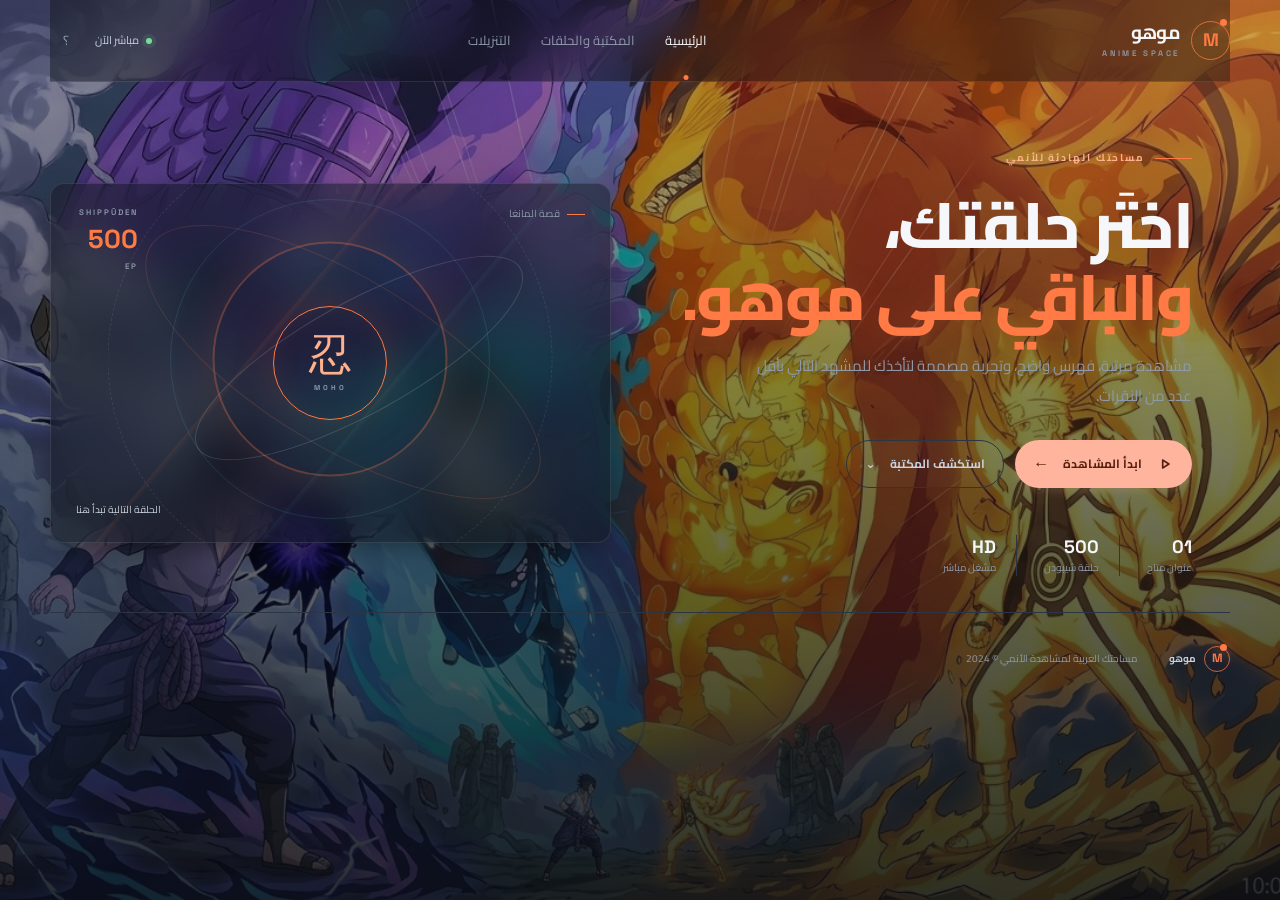
<file: index.html>
<!doctype html>
<html lang="ar" dir="rtl">
<head>
  <meta charset="UTF-8">
  <meta name="viewport" content="width=device-width, initial-scale=1.0">
  <meta name="theme-color" content="#0c0f14">
  <meta name="description" content="موهو — مساحة عربية سريعة لمشاهدة ناروتو شيبودن وتنظيم حلقات الأنمي.">
  <meta name="google-site-verification" content="H4zRtMr7aQWUNEStZgVr1qvCm4RDRGn8A1Y0OUyWFh4" />
  <title>موهو | بوابة الأنمي</title>
  <link rel="preconnect" href="https://fonts.googleapis.com">
  <link rel="preconnect" href="https://fonts.gstatic.com" crossorigin>
  <link href="https://fonts.googleapis.com/css2?family=Cairo:wght@400;500;600;700;800&family=Space+Grotesk:wght@500;600;700&family=Material+Symbols+Rounded:opsz,wght,FILL,GRAD@20..48,300..700,0..1,0..100" rel="stylesheet">
  <link rel="stylesheet" href="styles.css">
  <link rel="icon" href="favicon.jpg" type="image/jpeg">
</head>
<body>
  <div class="ambient ambient-one"></div>
  <div class="ambient ambient-two"></div>

  <header class="topbar shell">
    <a class="brand" href="index.html" aria-label="موهو الرئيسية">
      <span class="brand-mark"><span>M</span></span>
      <span class="brand-copy"><strong>موهو</strong><small>ANIME SPACE</small></span>
    </a>
    <nav class="nav-links" aria-label="التنقل الرئيسي">
      <a class="active" href="index.html">الرئيسية</a>
      <a href="episodes.html">المكتبة والحلقات</a>
      <a href="downloads.html">التنزيلات</a>
    </nav>
    <div class="top-actions">
      <span class="live-dot"><i></i> مباشر الآن</span>
      <button class="icon-button" id="themeHint" type="button" aria-label="معلومات عن النسخة">؟</button>
    </div>
  </header>

  <main id="top">
    <section class="hero shell" id="home">
      <div class="hero-copy">
        <div class="eyebrow"><span class="eyebrow-line"></span> مساحتك الهادئة للأنمي</div>
        <h1>اختَر حلقتك،<br><em>والباقي على موهو.</em></h1>
        <p>مشاهدة مرتبة، فهرس واضح، وتجربة مصممة لتأخذك للمشهد التالي بأقل عدد من النقرات.</p>
        <div class="hero-actions">
          <button class="button button-primary" id="startWatching"><span class="material-symbols-rounded">play_arrow</span><span>ابدأ المشاهدة</span><b>←</b></button>
          <a class="button button-ghost" href="/episodes.html#catalog"><span>استكشف المكتبة</span><b>⌄</b></a>
        </div>
        <div class="hero-meta">
          <div><strong>01</strong><span>عنوان متاح</span></div>
          <div><strong>500</strong><span>حلقة شيبودن</span></div>
          <div><strong>HD</strong><span>مشغل مباشر</span></div>
        </div>
      </div>
      <div class="hero-art" aria-label="زخرفة بصرية لموهو">
        <div class="sun-ring ring-a"></div><div class="sun-ring ring-b"></div><div class="sun-ring ring-c"></div>
        <div class="hero-orbit orbit-one"></div><div class="hero-orbit orbit-two"></div>
        <div class="hero-emblem"><span>忍</span><small>MOHO</small></div>
        <div class="art-label label-top">قصة المانغا</div>
        <div class="art-label label-bottom">الحلقة التالية تبدأ هنا</div>
        <div class="art-stamp">SHIPPŪDEN<br><b>500</b> EP</div>
      </div>
    </section>
  </main>

  <footer class="footer shell"><div class="footer-brand"><span class="brand-mark small"><span>M</span></span><strong>موهو</strong></div><p>مساحتك العربية لمشاهدة الأنمي © 2024</p></footer>
  <div class="toast" id="toast" role="status" aria-live="polite"></div>
  <script src="app.js" defer></script>
</body>
</html>
</file>
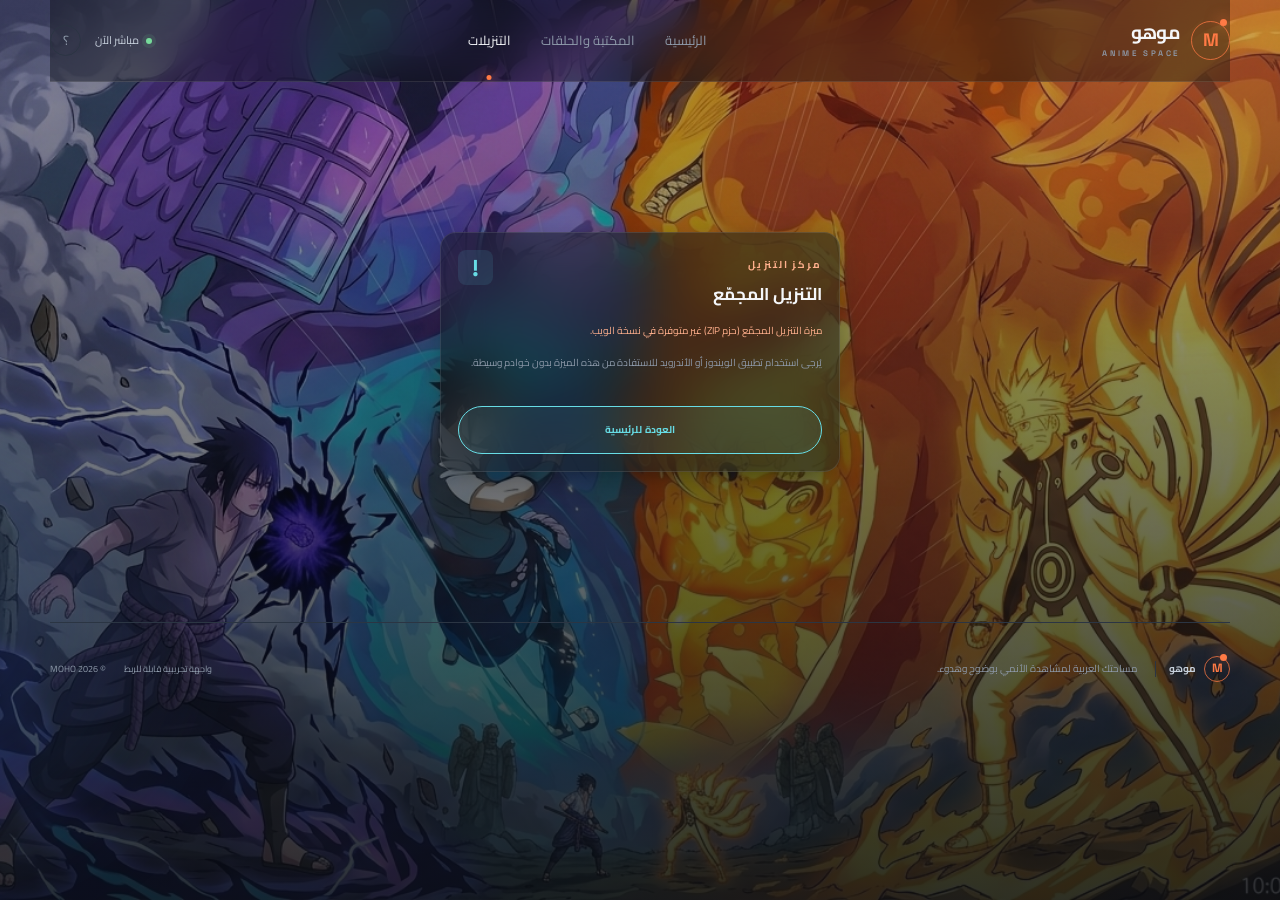
<file: downloads.html>
<!doctype html>
<html lang="ar" dir="rtl">
<head>
  <meta charset="UTF-8">
  <meta name="viewport" content="width=device-width, initial-scale=1.0">
  <meta name="theme-color" content="#0c0f14">
  <meta name="description" content="موهو — مساحة عربية سريعة لمشاهدة ناروتو شيبودن وتنظيم حلقات الأنمي.">
  <title>موهو | التنزيلات</title>
  <link rel="preconnect" href="https://fonts.googleapis.com">
  <link rel="preconnect" href="https://fonts.gstatic.com" crossorigin>
  <link href="https://fonts.googleapis.com/css2?family=Cairo:wght@400;500;600;700;800&family=Space+Grotesk:wght@500;600;700&family=Material+Symbols+Rounded:opsz,wght,FILL,GRAD@20..48,300..700,0..1,0..1&display=swap" rel="stylesheet">
  <link rel="stylesheet" href="styles.css">
  <link rel="icon" href="favicon.jpg" type="image/jpeg">
  <style>
    .downloads-layout {
      display: flex;
      justify-content: center;
      align-items: center;
      min-height: 60vh;
      padding: 2rem;
    }
    .downloads-layout .side-card {
      max-width: 400px;
      width: 100%;
    }
  </style>
</head>
<body>
  <div class="ambient ambient-one"></div>
  <div class="ambient ambient-two"></div>

  <header class="topbar shell">
    <a class="brand" href="index.html" aria-label="موهو الرئيسية">
      <span class="brand-mark"><span>M</span></span>
      <span class="brand-copy"><strong>موهو</strong><small>ANIME SPACE</small></span>
    </a>
    <nav class="nav-links" aria-label="التنقل الرئيسي">
      <a href="index.html">الرئيسية</a>
      <a href="episodes.html">المكتبة والحلقات</a>
      <a class="active" href="downloads.html">التنزيلات</a>
    </nav>
    <div class="top-actions">
      <span class="live-dot"><i></i> مباشر الآن</span>
      <button class="icon-button" id="themeHint" type="button" aria-label="معلومات عن النسخة">؟</button>
    </div>
  </header>

  <main id="top" class="shell downloads-layout">
    <div class="side-card download-card" id="download-center">
      <div class="side-card-head"><div><span class="section-kicker">مركز التنزيل</span><h3>التنزيل المجمّع</h3></div><span class="download-icon">!</span></div>
      <p style="color:var(--orange-2)">ميزة التنزيل المجمّع (حزم ZIP) غير متوفرة في نسخة الويب.</p>
      <p>يُرجى استخدام تطبيق الويندوز أو الأندرويد للاستفادة من هذه الميزة بدون خوادم وسيطة.</p>
      <a href="/" class="button button-outline full-button" style="margin-top:20px">العودة للرئيسية</a>
    </div>
  </main>

  <footer class="footer shell"><div class="footer-brand"><span class="brand-mark small"><span>M</span></span><strong>موهو</strong></div><p>مساحتك العربية لمشاهدة الأنمي بوضوح وهدوء.</p><div class="footer-meta"><span>واجهة تجريبية قابلة للربط</span><span>© 2026 MOHO</span></div></footer>
  <div class="toast" id="toast" role="status" aria-live="polite"></div>
  <script src="app.js" defer></script>
</body>
</html>
</file>
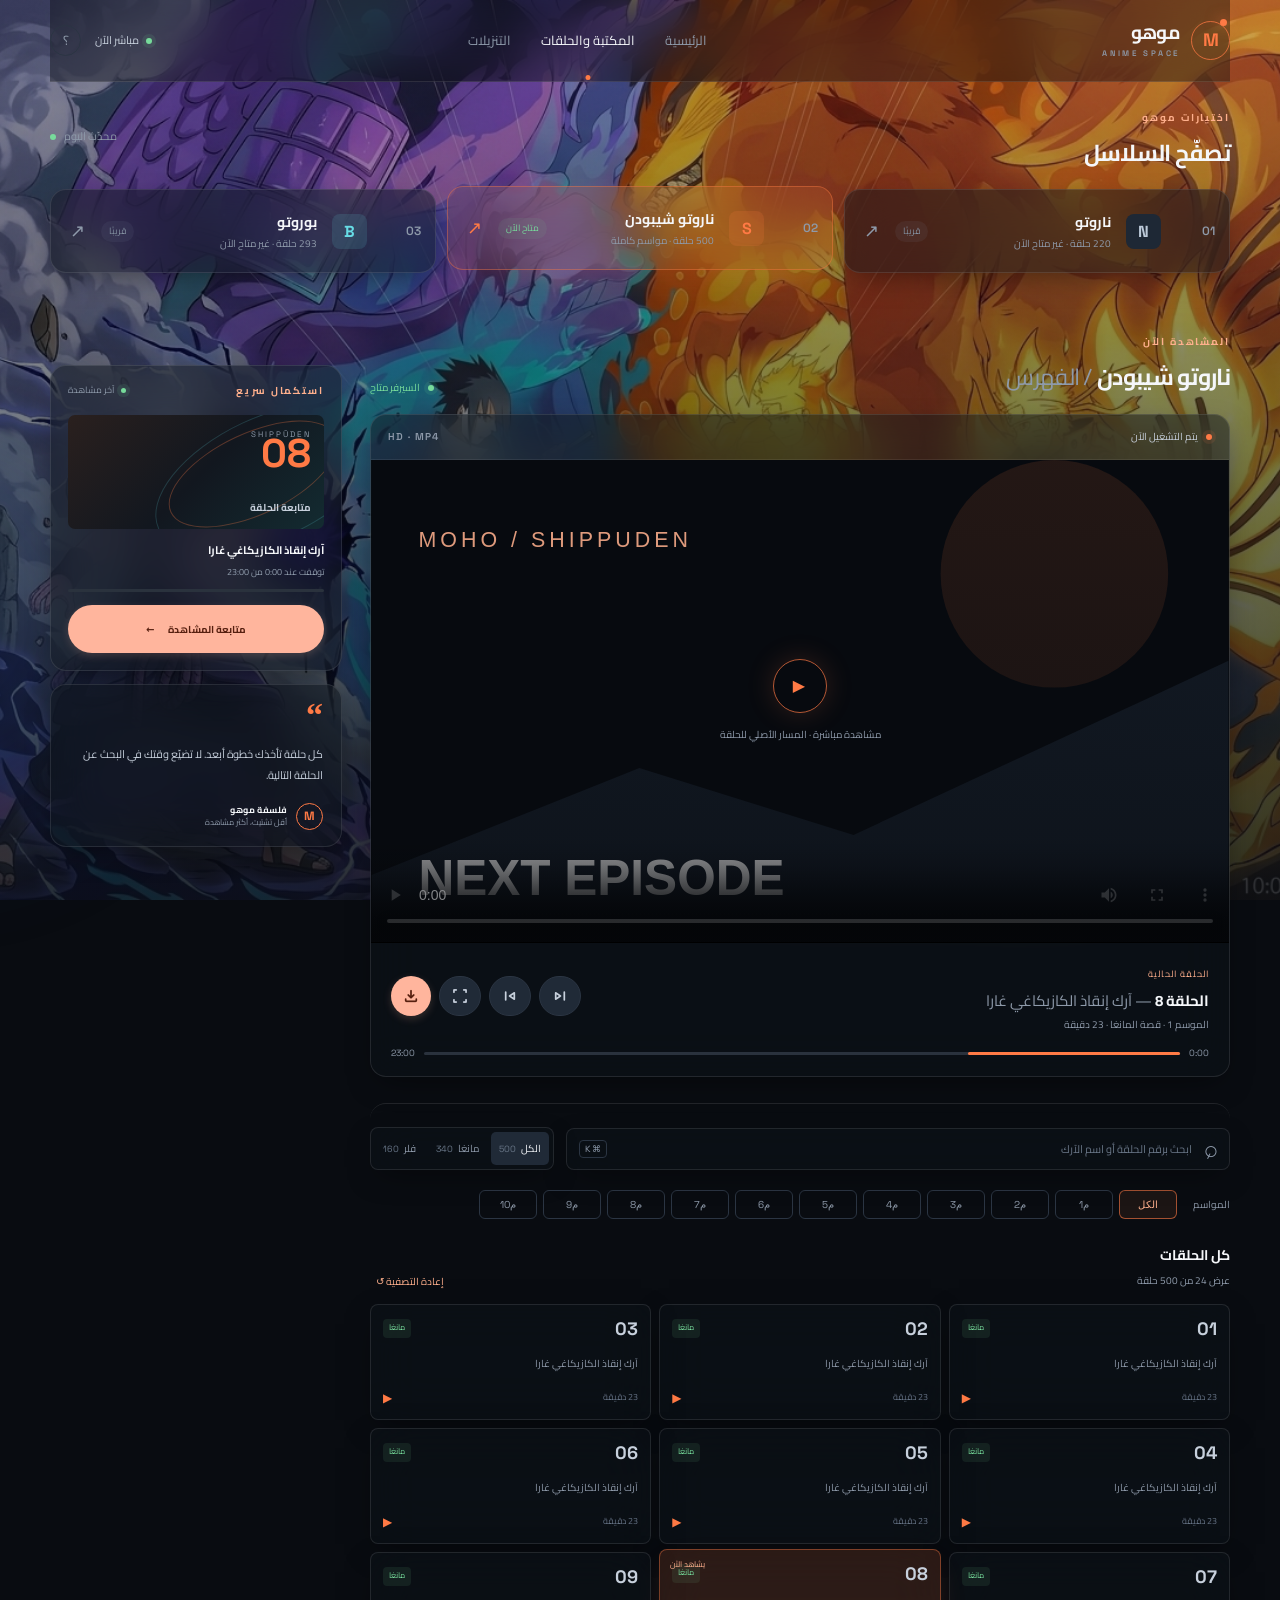
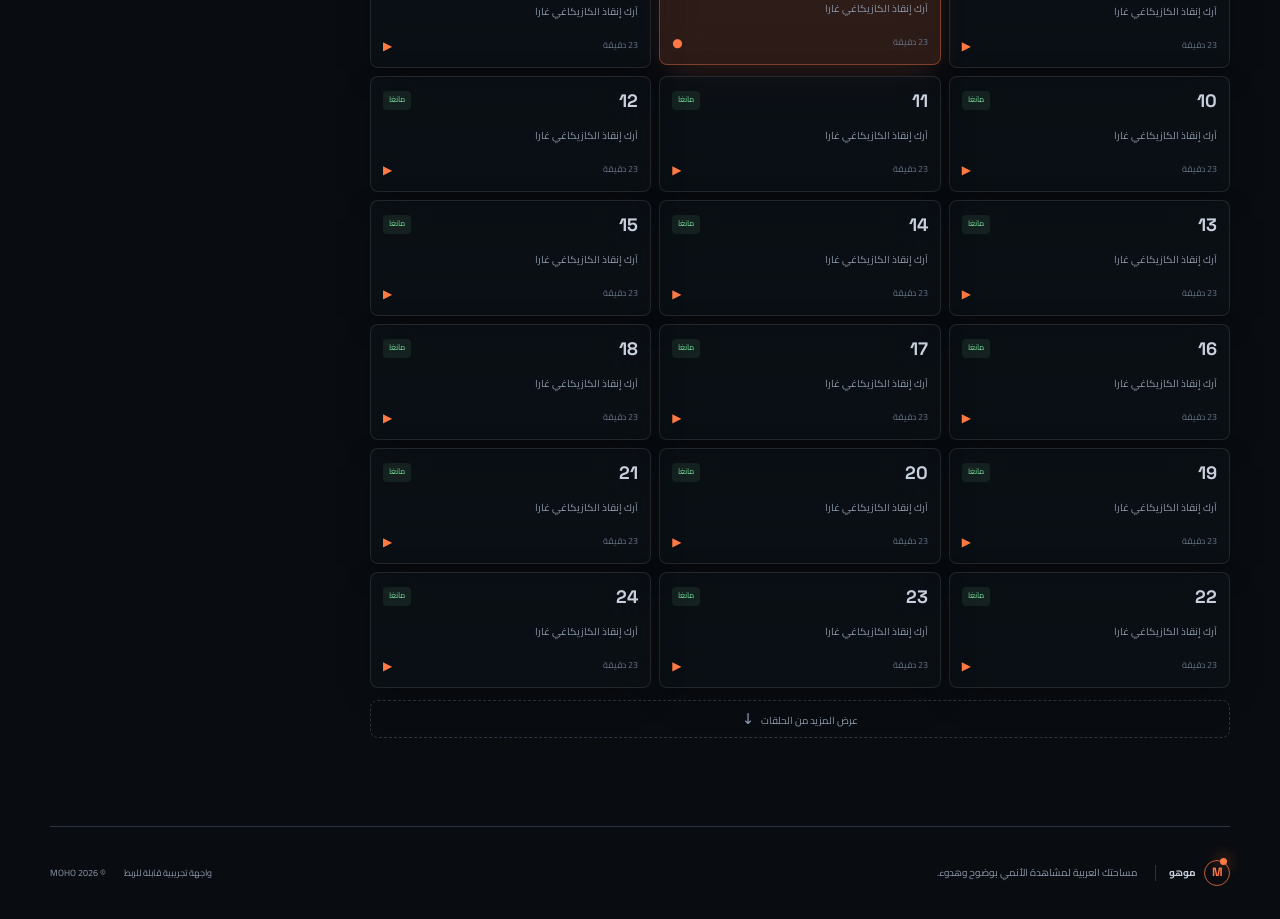
<file: episodes.html>
<!doctype html>
<html lang="ar" dir="rtl">
<head>
  <meta charset="UTF-8">
  <meta name="viewport" content="width=device-width, initial-scale=1.0">
  <meta name="theme-color" content="#0c0f14">
  <meta name="description" content="موهو — مساحة عربية سريعة لمشاهدة ناروتو شيبودن وتنظيم حلقات الأنمي.">
  <title>موهو | المكتبة والحلقات</title>
  <link rel="preconnect" href="https://fonts.googleapis.com">
  <link rel="preconnect" href="https://fonts.gstatic.com" crossorigin>
  <link href="https://fonts.googleapis.com/css2?family=Cairo:wght@400;500;600;700;800&family=Space+Grotesk:wght@500;600;700&family=Material+Symbols+Rounded:opsz,wght,FILL,GRAD@20..48,300..700,0..1,0..1&display=swap" rel="stylesheet">
  <link rel="stylesheet" href="styles.css">
  <link rel="icon" href="favicon.jpg" type="image/jpeg">
</head>
<body>
  <div class="ambient ambient-one"></div>
  <div class="ambient ambient-two"></div>

  <header class="topbar shell">
    <a class="brand" href="index.html" aria-label="موهو الرئيسية">
      <span class="brand-mark"><span>M</span></span>
      <span class="brand-copy"><strong>موهو</strong><small>ANIME SPACE</small></span>
    </a>
    <nav class="nav-links" aria-label="التنقل الرئيسي">
      <a href="index.html">الرئيسية</a>
      <a class="active" href="episodes.html">المكتبة والحلقات</a>
      <a href="downloads.html">التنزيلات</a>
    </nav>
    <div class="top-actions">
      <span class="live-dot"><i></i> مباشر الآن</span>
      <button class="icon-button" id="themeHint" type="button" aria-label="معلومات عن النسخة">؟</button>
    </div>
  </header>

  <main id="top">
    <section class="series-strip shell" aria-labelledby="series-title">
      <div class="section-heading compact-heading">
        <div><span class="section-kicker">اختيارات موهو</span><h2 id="series-title">تصفّح السلاسل</h2></div>
        <span class="heading-note">محدّث اليوم <b></b></span>
      </div>
      <div class="series-grid">
        <article class="series-card unavailable">
          <div class="series-number">01</div><div class="series-symbol">N</div>
          <div class="series-info"><h3>ناروتو</h3><p>220 حلقة · غير متاح الآن</p></div><span class="status-pill muted">قريبًا</span>
          <button type="button" class="card-arrow" data-unavailable="ناروتو">↗</button>
        </article>
        <article class="series-card selected" id="shippudenCard">
          <div class="series-number">02</div><div class="series-symbol orange">S</div>
          <div class="series-info"><h3>ناروتو شيبودن</h3><p>500 حلقة · مواسم كاملة</p></div><span class="status-pill ready">متاح الآن</span>
          <button type="button" class="card-arrow" data-scroll="watch">↗</button>
        </article>
        <article class="series-card unavailable">
          <div class="series-number">03</div><div class="series-symbol cyan">B</div>
          <div class="series-info"><h3>بوروتو</h3><p>293 حلقة · غير متاح الآن</p></div><span class="status-pill muted">قريبًا</span>
          <button type="button" class="card-arrow" data-unavailable="بوروتو">↗</button>
        </article>
      </div>
    </section>

    <section class="watch-layout shell" id="watch">
      <div class="content-column">
        <div class="section-heading">
          <div><span class="section-kicker">المشاهدة الآن</span><h2>ناروتو شيبودن <span>/ الفهرس</span></h2></div>
          <div class="availability"><i></i> السيرفر متاح</div>
        </div>
        <div class="player-card" id="playerCard">
          <div class="player-topline"><div class="playing-label"><span class="playing-dot"></span> يتم التشغيل الآن</div><span class="quality-label">HD · MP4</span></div>
          <div class="video-frame" id="videoFrame">
            <video id="videoPlayer" controls playsinline preload="metadata" poster="data:image/svg+xml,%3Csvg xmlns='http://www.w3.org/2000/svg' viewBox='0 0 1280 720'%3E%3Crect width='1280' height='720' fill='%23070a0f'/%3E%3Ccircle cx='1020' cy='170' r='170' fill='%23ff7a45' opacity='.12'/%3E%3Cpath d='M0 620 400 460 720 560 1280 300V720H0Z' fill='%23151d28'/%3E%3Ctext x='70' y='130' fill='%23ffb08d' font-family='Arial' font-size='32' letter-spacing='6'%3EMOHO / SHIPPUDEN%3C/text%3E%3Ctext x='70' y='650' fill='%23fff' font-family='Arial' font-size='74' font-weight='700'%3ENEXT EPISODE%3C/text%3E%3C/svg%3E">
              <source id="videoSource" src="https://server.sanime.net/Video2/512/8.mp4" type="video/mp4">
              متصفحك لا يدعم تشغيل الفيديو.
            </video>
            <div class="video-overlay" id="videoOverlay"><div class="play-orb">▶</div><span>مشاهدة مباشرة · المسار الأصلي للحلقة</span></div>
          </div>
          <div class="player-info-row">
            <div><span class="mini-overline">الحلقة الحالية</span><h3 id="nowPlayingTitle">الحلقة 8 <span>— آرك إنقاذ الكازيكاغي غارا</span></h3><p id="nowPlayingMeta">الموسم 1 · قصة المانغا · 23 دقيقة</p></div>
            <div class="player-buttons">
              <button class="button button-small button-dark" id="nextEpisodeBtn" aria-label="الحلقة التالية" title="الحلقة التالية"><span class="material-symbols-rounded">skip_next</span></button>
              <button class="button button-small button-dark" id="prevEpisodeBtn" aria-label="الحلقة السابقة" title="الحلقة السابقة"><span class="material-symbols-rounded">skip_previous</span></button>
              <button class="button button-small button-dark" id="fullscreenButton" aria-label="ملء الشاشة" title="ملء الشاشة"><span class="material-symbols-rounded">fullscreen</span></button>
              <a class="button button-small button-primary" id="singleDownload" download href="https://server.sanime.net/Video2/512/8.mp4" aria-label="تنزيل الحلقة" title="تنزيل الحلقة"><span class="material-symbols-rounded">download</span></a>
            </div>
          </div>
          <div class="player-progress"><span>0:00</span><div><i></i></div><span>23:00</span></div>
        </div>

        <div class="catalog-panel" id="catalog">
          <div class="catalog-toolbar">
            <label class="search-box"><span>⌕</span><input id="searchInput" type="search" placeholder="ابحث برقم الحلقة أو اسم الآرك" autocomplete="off"><kbd>⌘ K</kbd></label>
            <div class="filter-group" role="group" aria-label="تصفية نوع الحلقة"><button class="filter-button active" data-type="all">الكل <b>500</b></button><button class="filter-button" data-type="canon">مانغا <b>340</b></button><button class="filter-button" data-type="filler">فلر <b>160</b></button></div>
          </div>
          <div class="season-row"><span class="season-label">المواسم</span><div id="seasonTabs" class="season-tabs"></div></div>
          <div class="episodes-heading"><div><h3 id="episodesTitle">كل الحلقات</h3><span id="episodesCount">عرض 24 من 500 حلقة</span></div><button class="text-button" id="resetFilters">إعادة التصفية ↺</button></div>
          <div class="episodes-grid" id="episodesGrid"></div>
          <button class="load-more" id="loadMore">عرض المزيد من الحلقات <span>↓</span></button>
        </div>
      </div>

      <aside class="side-column">
        <div class="side-card continue-card">
          <div class="side-card-head"><span class="section-kicker">استكمال سريع</span><span class="tiny-live"><i></i> آخر مشاهدة</span></div>
          <div class="continue-art"><span>08</span><small>SHIPPŪDEN</small><b>متابعة الحلقة</b></div>
          <div class="continue-copy"><strong>آرك إنقاذ الكازيكاغي غارا</strong><span>توقفت عند 12:40 من 23:00</span><div class="mini-progress"><i></i></div></div>
          <button class="button button-primary full-button" id="continueButton">متابعة المشاهدة <span>←</span></button>
        </div>

        <div class="side-card note-card"><span class="quote-mark">“</span><p>كل حلقة تأخذك خطوة أبعد. لا تضيّع وقتك في البحث عن الحلقة التالية.</p><div class="note-author"><span class="author-mark">M</span><span><strong>فلسفة موهو</strong><small>أقل تشتيت، أكثر مشاهدة</small></span></div></div>
      </aside>
    </section>
  </main>

  <footer class="footer shell"><div class="footer-brand"><span class="brand-mark small"><span>M</span></span><strong>موهو</strong></div><p>مساحتك العربية لمشاهدة الأنمي بوضوح وهدوء.</p><div class="footer-meta"><span>واجهة تجريبية قابلة للربط</span><span>© 2026 MOHO</span></div></footer>
  <div class="toast" id="toast" role="status" aria-live="polite"></div>
  <script src="app.js" defer></script>
</body>
</html>
</file>
<file: styles.css>
:root{--bg:#090c11;--surface:#11161f;--surface-2:#171e29;--surface-3:#202a37;--line:#2b3543;--text:#f5f7fa;--muted:#8e9aaa;--soft:#c7d0dc;--orange:#ff7a45;--orange-2:#ffb08d;--cyan:#67dce5;--green:#77db9b;--font:'Cairo',system-ui,sans-serif;--eng:'Space Grotesk',sans-serif}*{box-sizing:border-box}html{scroll-behavior:smooth}body{margin:0;min-width:320px;background:var(--bg);color:var(--text);font-family:var(--font);line-height:1.6;overflow-x:hidden}body:before{content:'';position:fixed;inset:0;pointer-events:none;background-image:linear-gradient(rgba(9,12,17,0.85),rgba(9,12,17,0.92)),url('/bg.jpg');background-size:cover;background-position:center;z-index:-2}.episode-card.watched{border-color:rgba(119,219,155,.3)}.episode-card.watched .ep-play{color:var(--green)}.ambient{position:fixed;pointer-events:none;filter:blur(80px);opacity:.22;z-index:-1}.ambient-one{width:460px;height:460px;top:-230px;right:-130px;background:var(--orange);border-radius:50%}.ambient-two{width:380px;height:380px;bottom:10%;left:-260px;background:#3657a4;border-radius:50%}.shell{width:min(1180px,calc(100% - 48px));margin-inline:auto}.topbar{height:82px;display:flex;align-items:center;justify-content:space-between;border-bottom:1px solid rgba(255,255,255,.08);position:relative;z-index:4}.brand{color:var(--text);display:flex;align-items:center;gap:11px;text-decoration:none}.brand-mark{width:39px;height:39px;border:1px solid rgba(255,122,69,.75);border-radius:50%;display:grid;place-items:center;position:relative;color:var(--orange);font-family:var(--eng);font-weight:700;font-size:18px}.brand-mark:after{content:'';position:absolute;width:7px;height:7px;border-radius:50%;background:var(--orange);top:-3px;right:2px;box-shadow:0 0 15px var(--orange)}.brand-copy{display:flex;flex-direction:column;line-height:1.05}.brand-copy strong{font-size:19px;letter-spacing:-.7px}.brand-copy small{font:600 8px var(--eng);letter-spacing:2.6px;color:var(--muted);margin-top:5px}.nav-links{display:flex;gap:30px;align-items:center;margin-right:80px}.nav-links a{color:var(--muted);font-size:13px;text-decoration:none;transition:.2s}.nav-links a:hover,.nav-links a.active{color:var(--text)}.nav-links a.active{position:relative}.nav-links a.active:after{content:'';position:absolute;bottom:-29px;left:50%;width:5px;height:5px;transform:translateX(-50%);background:var(--orange);border-radius:50%;box-shadow:0 0 12px var(--orange)}.top-actions{display:flex;gap:14px;align-items:center}.live-dot{font-size:11px;color:var(--soft);display:flex;gap:7px;align-items:center}.live-dot i,.tiny-live i,.availability i,.playing-dot{width:6px;height:6px;background:var(--green);display:inline-block;border-radius:50%;box-shadow:0 0 0 4px rgba(119,219,155,.1)}.icon-button{width:31px;height:31px;background:transparent;color:var(--muted);border:1px solid var(--line);border-radius:50%;font-family:var(--font);cursor:pointer}.hero{display:grid;grid-template-columns:1.02fr .98fr;min-height:490px;align-items:center;padding:68px 0 36px;gap:36px}.hero-copy{padding-right:38px}.eyebrow,.section-kicker{font-size:10px;letter-spacing:1.9px;text-transform:uppercase;color:var(--orange-2);font-weight:700}.eyebrow{display:flex;align-items:center;gap:10px}.eyebrow-line{height:1px;width:37px;background:var(--orange)}h1,h2,h3,p{margin:0}h1{font-size:clamp(42px,5vw,69px);line-height:1.13;letter-spacing:-2.2px;margin:23px 0 17px;font-weight:800}h1 em{font-style:normal;color:var(--orange);text-shadow:0 0 30px rgba(255,122,69,.18)}.hero-copy>p{max-width:445px;color:var(--muted);font-size:15px;line-height:2;margin-bottom:29px}.hero-actions{display:flex;gap:11px;align-items:center}.button{font-family:var(--font);border:0;border-radius:8px;cursor:pointer;text-decoration:none;display:inline-flex;align-items:center;justify-content:center;gap:14px;min-height:44px;padding:0 18px;font-size:12px;font-weight:700;transition:transform .18s,border-color .18s,background .18s,color .18s}.button:hover{transform:translateY(-2px)}.button-primary{background:var(--orange);color:#21120d;box-shadow:0 8px 20px rgba(255,122,69,.18)}.button-primary:hover{background:#ff9567}.button-primary b{font-size:16px;font-family:Arial;font-weight:400}.button-ghost{color:var(--soft);border:1px solid var(--line);background:rgba(255,255,255,.025)}.button-ghost:hover{border-color:var(--soft);color:var(--text)}.hero-meta{display:flex;gap:27px;margin-top:47px}.hero-meta div{display:flex;flex-direction:column;gap:2px;border-right:1px solid var(--line);padding-right:20px}.hero-meta div:first-child{border-right:0;padding-right:0}.hero-meta strong{font:700 18px var(--eng);color:var(--text)}.hero-meta span{font-size:10px;color:var(--muted)}.hero-art{height:360px;position:relative;overflow:hidden;border-radius:14px;background:radial-gradient(circle at 55% 44%,rgba(255,122,69,.16),transparent 20%),linear-gradient(135deg,#111923,#0b1017 70%);border:1px solid var(--line)}.hero-art:before{content:'';position:absolute;inset:0;background:linear-gradient(130deg,transparent 40%,rgba(255,122,69,.08) 40.2%,transparent 41%,transparent 59%,rgba(103,220,229,.05) 59.2%,transparent 60%)}.sun-ring{position:absolute;border-radius:50%;border:1px solid rgba(255,122,69,.3);left:50%;top:49%;transform:translate(-50%,-50%)}.ring-a{width:235px;height:235px;border-width:2px;box-shadow:0 0 45px rgba(255,122,69,.12)}.ring-b{width:320px;height:320px;border-color:rgba(103,220,229,.12)}.ring-c{width:445px;height:445px;border-style:dashed;border-color:rgba(255,255,255,.09)}.hero-orbit{position:absolute;border:1px solid rgba(255,255,255,.14);border-radius:50%;transform:rotate(-29deg)}.orbit-one{width:370px;height:112px;left:22%;top:33%}.orbit-two{width:450px;height:170px;left:12%;top:26%;transform:rotate(31deg);border-color:rgba(255,122,69,.16)}.hero-emblem{position:absolute;left:50%;top:50%;transform:translate(-50%,-50%);width:114px;height:114px;border-radius:50%;border:1px solid var(--orange);display:flex;flex-direction:column;align-items:center;justify-content:center;box-shadow:0 0 45px rgba(255,122,69,.18),inset 0 0 30px rgba(255,122,69,.06)}.hero-emblem span{font-size:43px;color:var(--orange-2);line-height:1;font-family:serif}.hero-emblem small{font:700 7px var(--eng);letter-spacing:3px;color:var(--muted);margin-top:7px}.art-label,.art-stamp{position:absolute;color:var(--muted);font-size:10px}.label-top{top:22px;right:25px}.label-top:before{content:'';display:inline-block;width:18px;height:1px;background:var(--orange);vertical-align:middle;margin-left:7px}.label-bottom{bottom:24px;left:25px;color:var(--soft)}.art-stamp{left:28px;top:22px;font:600 8px var(--eng);letter-spacing:2px;line-height:1.6;color:var(--muted)}.art-stamp b{font-size:26px;letter-spacing:0;color:var(--orange);display:block}.series-strip{padding:21px 0 42px}.section-heading{display:flex;align-items:flex-end;justify-content:space-between;gap:18px;margin-bottom:18px}.compact-heading{align-items:center}.section-heading h2{font-size:23px;margin-top:6px;letter-spacing:-.7px}.section-heading h2 span{font-weight:400;color:var(--muted)}.heading-note{font-size:11px;color:var(--muted)}.heading-note b{display:inline-block;width:6px;height:6px;background:var(--green);border-radius:50%;margin-right:6px}.series-grid{display:grid;grid-template-columns:repeat(3,1fr);gap:11px}.series-card{display:grid;grid-template-columns:42px 38px 1fr auto 24px;align-items:center;gap:12px;min-height:84px;padding:15px 14px;border-radius:10px;border:1px solid var(--line);background:rgba(17,22,31,.82);position:relative;overflow:hidden;transition:.2s}.series-card:before{content:'';position:absolute;inset:0;background:linear-gradient(110deg,transparent,rgba(255,255,255,.03),transparent);transform:translateX(100%);transition:.5s}.series-card:hover:before{transform:translateX(-100%)}.series-card.selected{border-color:rgba(255,122,69,.65);background:linear-gradient(115deg,rgba(255,122,69,.11),rgba(17,22,31,.92) 56%)}.series-number{font:600 12px var(--eng);color:var(--muted)}.series-symbol{width:35px;height:35px;border-radius:8px;display:grid;place-items:center;color:#bcc9d8;background:#1e2835;font:700 16px var(--eng)}.series-symbol.orange{background:rgba(255,122,69,.16);color:var(--orange)}.series-symbol.cyan{background:rgba(103,220,229,.13);color:var(--cyan)}.series-info h3{font-size:14px;margin:0 0 3px}.series-info p{font-size:10px;color:var(--muted)}.status-pill{font-size:9px;padding:3px 8px;border-radius:20px;white-space:nowrap}.status-pill.ready{color:var(--green);background:rgba(119,219,155,.08)}.status-pill.muted{color:#8390a0;background:rgba(131,144,160,.09)}.card-arrow{border:0;background:none;color:var(--muted);font-size:18px;cursor:pointer;padding:4px}.selected .card-arrow{color:var(--orange)}.watch-layout{display:grid;grid-template-columns:minmax(0,1fr) 292px;gap:28px;padding:12px 0 88px}.availability{font-size:10px;color:var(--green);display:flex;gap:8px;align-items:center}.player-card{border:1px solid var(--line);border-radius:12px;background:#0f141c;overflow:hidden;box-shadow:0 24px 60px rgba(0,0,0,.25)}.player-topline{height:45px;display:flex;align-items:center;justify-content:space-between;padding:0 17px;border-bottom:1px solid rgba(255,255,255,.07);font-size:10px;color:var(--muted)}.playing-label{display:flex;align-items:center;gap:8px;color:var(--soft)}.playing-dot{background:var(--orange);box-shadow:0 0 0 4px rgba(255,122,69,.1)}.quality-label{font:600 10px var(--eng);letter-spacing:1px}.video-frame{aspect-ratio:16/9;background:#070a0f;position:relative;display:flex;align-items:center;justify-content:center}.video-frame video{width:100%;height:100%;display:block;object-fit:contain}.video-overlay{position:absolute;inset:0;display:flex;flex-direction:column;justify-content:center;align-items:center;gap:14px;background:linear-gradient(180deg,rgba(7,10,15,.05),rgba(7,10,15,.55));pointer-events:auto;transition:opacity .25s}.video-overlay.hidden{opacity:0;pointer-events:none}.play-orb{width:54px;height:54px;border:1px solid rgba(255,122,69,.7);border-radius:50%;display:grid;place-items:center;color:var(--orange);padding-right:2px;box-shadow:0 0 28px rgba(255,122,69,.17)}.video-overlay span{font-size:10px;color:var(--muted)}.player-info-row{display:flex;justify-content:space-between;align-items:center;gap:20px;padding:17px 20px 14px}.mini-overline{font-size:9px;color:var(--orange-2);letter-spacing:1px}.player-info-row h3{font-size:15px;margin:4px 0 4px}.player-info-row h3 span{color:var(--muted);font-weight:400}.player-info-row p{font-size:10px;color:var(--muted)}.player-buttons{display:flex;gap:8px;flex-shrink:0}.button-small{min-height:35px;padding:0 11px;font-size:10px;gap:7px}.button-dark{color:var(--soft);background:var(--surface-3);border:1px solid var(--line)}.player-progress{display:flex;gap:9px;align-items:center;padding:0 20px 17px;color:var(--muted);font:9px var(--eng)}.player-progress>div{height:3px;background:#2a323d;border-radius:3px;flex:1}.player-progress>div i{display:block;width:28%;height:100%;background:var(--orange);border-radius:3px}.catalog-panel{margin-top:26px;border-top:1px solid var(--line);padding-top:23px}.catalog-toolbar{display:flex;gap:12px;align-items:center;margin-bottom:18px}.search-box{height:42px;border:1px solid var(--line);border-radius:8px;background:var(--surface);display:flex;align-items:center;gap:9px;padding:0 12px;flex:1;color:var(--muted)}.search-box>span{font-size:24px;line-height:0;transform:rotate(-20deg)}.search-box input{background:none;border:0;outline:0;color:var(--text);font-family:var(--font);font-size:11px;flex:1;min-width:0}.search-box input::placeholder{color:#697687}.search-box kbd{font:9px var(--eng);padding:2px 5px;border:1px solid var(--line);border-radius:4px;color:var(--muted)}.filter-group{display:flex;gap:4px;background:var(--surface);border:1px solid var(--line);padding:4px;border-radius:8px}.filter-button{background:none;border:0;border-radius:5px;color:var(--muted);font-family:var(--font);font-size:10px;padding:7px 8px;cursor:pointer;white-space:nowrap}.filter-button b{font:9px var(--eng);margin-right:3px;color:#687687}.filter-button.active{background:var(--surface-3);color:var(--text)}.season-row{display:flex;align-items:center;gap:14px;margin-bottom:23px}.season-label{font-size:10px;color:var(--muted);white-space:nowrap}.season-tabs{display:flex;gap:6px;overflow-x:auto;scrollbar-width:none;padding:2px}.season-tabs::-webkit-scrollbar{display:none}.season-tab{border:1px solid var(--line);background:transparent;color:var(--muted);border-radius:6px;min-width:58px;padding:7px 8px;font:10px var(--eng);cursor:pointer;transition:.18s}.season-tab:hover,.season-tab.active{color:var(--orange-2);border-color:rgba(255,122,69,.6);background:rgba(255,122,69,.08)}.episodes-heading{display:flex;align-items:end;justify-content:space-between;margin-bottom:12px}.episodes-heading h3{font-size:14px}.episodes-heading span{font-size:10px;color:var(--muted)}.text-button{border:0;background:none;color:var(--orange-2);font:10px var(--font);cursor:pointer}.episodes-grid{display:grid;grid-template-columns:repeat(3,minmax(0,1fr));gap:8px}.episode-card{min-height:116px;background:var(--surface);border:1px solid var(--line);border-radius:8px;padding:12px;display:flex;flex-direction:column;justify-content:space-between;cursor:pointer;transition:.18s;position:relative}.episode-card:hover,.episode-card.active{border-color:rgba(255,122,69,.75);background:linear-gradient(130deg,rgba(255,122,69,.1),var(--surface))}.episode-card.active:after{content:'يشاهد الآن';position:absolute;top:9px;left:10px;font-size:8px;color:var(--orange-2)}.ep-top{display:flex;justify-content:space-between;align-items:center}.ep-num{font:700 18px var(--eng);color:var(--soft)}.ep-type{font-size:8px;padding:3px 6px;border-radius:4px}.ep-type.canon{color:var(--green);background:rgba(119,219,155,.09)}.ep-type.filler{color:#d4a4f8;background:rgba(194,137,239,.1)}.ep-title{font-size:10px;color:var(--muted);line-height:1.65;margin-top:9px}.ep-bottom{display:flex;justify-content:space-between;align-items:center;margin-top:8px;color:#637082;font-size:9px}.ep-play{font-size:12px;color:var(--orange)}.empty-state{grid-column:1/-1;border:1px dashed var(--line);border-radius:8px;padding:24px;text-align:center;color:var(--muted);font-size:11px}.load-more{width:100%;margin-top:12px;height:38px;border:1px dashed var(--line);background:transparent;color:var(--muted);border-radius:8px;font-family:var(--font);font-size:10px;cursor:pointer;transition:.2s}.load-more:hover{border-color:var(--orange);color:var(--orange-2)}.load-more span{font-size:15px;margin-right:5px}.side-column{display:flex;flex-direction:column;gap:13px;padding-top:38px}.side-card{border:1px solid var(--line);background:rgba(17,22,31,.82);border-radius:11px;padding:17px}.side-card-head{display:flex;justify-content:space-between;align-items:start}.tiny-live{font-size:9px;color:var(--muted);display:flex;gap:7px;align-items:center}.tiny-live i{width:5px;height:5px}.side-card h3{font-size:17px;margin-top:5px}.continue-art{height:114px;border-radius:7px;margin:16px 0 13px;background:linear-gradient(135deg,#2a201e,#12171f 52%,#132b31);position:relative;overflow:hidden;padding:13px}.continue-art:before,.continue-art:after{content:'';position:absolute;border:1px solid rgba(255,122,69,.3);border-radius:50%;width:180px;height:80px;right:-20px;top:18px;transform:rotate(-25deg)}.continue-art:after{width:240px;height:120px;right:-65px;top:2px;border-color:rgba(103,220,229,.18)}.continue-art span{font:700 40px var(--eng);color:var(--orange);position:relative;z-index:1}.continue-art small{font:8px var(--eng);letter-spacing:2px;color:var(--muted);position:absolute;right:13px;top:14px}.continue-art b{position:absolute;right:13px;bottom:13px;font-size:10px;color:var(--soft)}.continue-copy{display:flex;flex-direction:column;gap:5px}.continue-copy strong{font-size:11px}.continue-copy span{font-size:9px;color:var(--muted)}.mini-progress{height:3px;background:#2a323d;border-radius:4px;margin:5px 0 8px}.mini-progress i{display:block;width:54%;height:100%;background:var(--orange);border-radius:4px}.full-button{width:100%;min-height:38px;margin-top:5px;font-size:10px}.download-card{background:linear-gradient(145deg,rgba(103,220,229,.065),rgba(17,22,31,.92) 55%)}.download-card p{font-size:10px;line-height:1.8;color:var(--muted);margin:14px 0}.download-icon{font:700 23px var(--eng);color:var(--cyan);width:35px;height:35px;display:grid;place-items:center;border-radius:8px;background:rgba(103,220,229,.1)}.range-inputs{display:flex;align-items:end;gap:7px;margin-bottom:13px}.range-inputs label{font-size:9px;color:var(--muted);display:flex;flex-direction:column;gap:5px;flex:1}.range-inputs span{font-size:10px;color:var(--muted);padding-bottom:10px}.range-inputs input{width:100%;height:32px;border:1px solid var(--line);border-radius:6px;background:var(--bg);color:var(--text);font:11px var(--eng);padding:0 8px;outline:0}.range-inputs input:focus{border-color:var(--cyan)}.button-outline{color:var(--cyan);border:1px solid rgba(103,220,229,.35);background:rgba(103,220,229,.06)}.button-outline:hover{background:rgba(103,220,229,.13);border-color:var(--cyan)}.download-note{font-size:8px;color:#637082;display:block;margin-top:10px;line-height:1.6}.note-card{padding:18px 18px 16px;background:linear-gradient(135deg,rgba(255,122,69,.09),rgba(17,22,31,.92) 45%)}.quote-mark{font:700 34px Georgia;color:var(--orange);line-height:.7}.note-card p{font-size:11px;line-height:1.9;color:var(--soft);margin:10px 0 17px}.note-author{display:flex;align-items:center;gap:9px}.author-mark{width:27px;height:27px;border-radius:50%;border:1px solid var(--orange);display:grid;place-items:center;color:var(--orange);font:700 12px var(--eng)}.note-author span:last-child{display:flex;flex-direction:column}.note-author strong{font-size:9px}.note-author small{font-size:8px;color:var(--muted)}.footer{border-top:1px solid var(--line);min-height:93px;display:flex;align-items:center;gap:13px;color:var(--muted);font-size:10px}.footer-brand{display:flex;align-items:center;gap:8px;color:var(--soft)}.brand-mark.small{width:26px;height:26px;font-size:12px}.footer>p{padding-right:18px;border-right:1px solid var(--line)}.footer-meta{margin-right:auto;display:flex;gap:18px;font-size:9px}.toast{position:fixed;bottom:22px;left:50%;transform:translate(-50%,20px);opacity:0;pointer-events:none;background:var(--surface-3);border:1px solid var(--orange);color:var(--text);border-radius:8px;padding:9px 15px;font-size:10px;z-index:20;transition:.22s}.toast.show{opacity:1;transform:translate(-50%,0)}@media(max-width:950px){.hero{grid-template-columns:1fr;padding-top:46px}.hero-copy{padding-right:0}.hero-art{height:300px;max-width:640px}.watch-layout{grid-template-columns:1fr}.side-column{display:grid;grid-template-columns:repeat(2,1fr);padding-top:0}.note-card{grid-column:1/-1}.nav-links{margin-right:0}.episodes-grid{grid-template-columns:repeat(4,1fr)}}@media(max-width:680px){.shell{width:min(100% - 28px,1180px)}.topbar{height:70px}.nav-links{display:none}.top-actions{margin-right:auto}.hero{padding:39px 0 30px;min-height:auto}.hero h1{font-size:43px}.hero-copy>p{font-size:13px}.hero-meta{margin-top:32px;gap:14px}.hero-meta div{padding-right:12px}.hero-art{height:240px}.series-grid{grid-template-columns:1fr;gap:8px}.series-card{min-height:72px}.section-heading{align-items:start;flex-direction:column;gap:9px}.section-heading h2{font-size:20px}.watch-layout{padding-bottom:55px}.catalog-toolbar{display:block}.filter-group{margin-top:9px;justify-content:space-between}.filter-button{flex:1}.season-row{align-items:start}.episodes-grid{grid-template-columns:repeat(2,1fr);gap:7px}.episode-card{min-height:111px;padding:10px}.player-info-row{align-items:start;flex-direction:column}.player-buttons{width:100%}.player-buttons .button{flex:1}.side-column{display:flex}.footer{align-items:flex-start;flex-wrap:wrap;padding:22px 0}.footer>p{padding-right:0;border-right:0;width:100%}.footer-meta{margin-right:0;width:100%;justify-content:space-between}.art-label{font-size:8px}}

/* Material 3 layer: tonal surfaces, expressive shape and Google Material Symbols */
:root{color-scheme:dark;--md-primary:#ffb59d;--md-on-primary:#561f0f;--md-surface:#101318;--md-surface-container:#1d1f25;--md-surface-variant:#45474f;--md-outline:#909098;--md-radius-lg:16px;--md-radius-xl:28px}.material-symbols-rounded{font-family:'Material Symbols Rounded';font-weight:normal;font-style:normal;font-size:18px;line-height:1;letter-spacing:normal;text-transform:none;display:inline-block;white-space:nowrap;word-wrap:normal;direction:ltr;font-feature-settings:'liga';-webkit-font-feature-settings:'liga';-webkit-font-smoothing:antialiased;font-variation-settings:'FILL' 0,'wght' 500,'GRAD' 0,'opsz' 24}.button{border-radius:999px;min-height:48px;letter-spacing:.05px}.button-small{min-height:40px}.button-primary{background:var(--md-primary);color:var(--md-on-primary);box-shadow:0 3px 8px rgba(255,181,157,.18)}.button-primary:hover{background:#ffdacc}.button-outline{border-radius:999px;border-color:var(--cyan);background:rgba(103,220,229,.08)}.button:focus-visible,.filter-button:focus-visible,.season-tab:focus-visible,.icon-button:focus-visible{outline:3px solid rgba(255,181,157,.45);outline-offset:2px}.player-card,.side-card,.catalog-panel,.series-card{border-radius:var(--md-radius-lg)}.download-note{display:flex;align-items:flex-start;gap:5px}.download-note .material-symbols-rounded{font-size:14px;color:var(--cyan)}#downloadRange:disabled{opacity:.65;cursor:wait;transform:none}.spin{animation:moho-spin 1s linear infinite}@keyframes moho-spin{to{transform:rotate(360deg)}}@media(max-width:680px){.button{min-height:46px}.button-small{min-height:40px}}

/* Mobile hardening: prevent desktop intrinsic widths from escaping the viewport */
@media (max-width:680px){
  html,body{width:100%;min-width:0;overflow-x:hidden}
  .shell{width:calc(100% - 24px);max-width:100%;min-width:0}
  .topbar{gap:10px;min-width:0}
  .brand-copy small{letter-spacing:1.8px}
  .top-actions{gap:8px;min-width:0}
  .live-dot{font-size:9px;white-space:nowrap}
  .hero{grid-template-columns:minmax(0,1fr);gap:22px;min-width:0;padding-top:32px}
  .hero-copy{padding-right:0;min-width:0}
  .hero h1{font-size:clamp(35px,11vw,48px);letter-spacing:-1.6px;overflow-wrap:anywhere}
  .hero-copy>p{font-size:12px;line-height:1.9;max-width:none}
  .hero-actions{display:grid;grid-template-columns:repeat(2,minmax(0,1fr));width:100%;gap:8px}
  .hero-actions .button{width:100%;padding-inline:10px;gap:6px;font-size:10px}
  .hero-meta{justify-content:space-between;gap:8px;margin-top:28px}
  .hero-meta div{min-width:0;padding-right:10px}
  .hero-meta span{font-size:8px;white-space:nowrap}
  .hero-art{height:230px;min-width:0}
  .series-grid,.watch-layout,.content-column,.side-column,.player-card,.catalog-panel{min-width:0;max-width:100%}
  .series-card{grid-template-columns:28px 33px minmax(0,1fr) auto 20px;gap:7px;padding:12px 10px;min-width:0}
  .series-info{min-width:0}
  .series-info h3,.series-info p{white-space:nowrap;overflow:hidden;text-overflow:ellipsis}
  .series-info h3{font-size:12px}
  .series-info p{font-size:9px}
  .status-pill{font-size:8px;padding:3px 6px}
  .watch-layout{grid-template-columns:minmax(0,1fr);gap:18px}
  .section-heading h2{font-size:19px;overflow-wrap:anywhere}
  .availability{font-size:9px}
  .player-card{border-radius:14px}
  .player-topline{padding-inline:12px}
  .video-frame{width:100%;max-width:100%}
  .player-info-row{padding:14px 12px 11px;min-width:0}
  .player-info-row>div:first-child{min-width:0;width:100%}
  .player-info-row h3{font-size:13px;overflow-wrap:anywhere}
  .player-info-row h3 span{display:block;font-size:11px;margin-top:3px}
  .player-buttons{width:100%;min-width:0}
  .player-buttons .button{flex:1;min-width:0;padding-inline:7px;font-size:9px}
  .player-progress{padding-inline:12px}
  .catalog-panel{margin-top:18px;padding-top:17px}
  .catalog-toolbar,.search-box,.filter-group,.season-row,.episodes-heading{min-width:0;max-width:100%}
  .catalog-toolbar{display:flex;flex-direction:column;align-items:stretch;gap:8px}
  .search-box{width:100%;flex:1}
  .search-box kbd{display:none}
  .filter-group{width:100%;justify-content:stretch}
  .filter-button{flex:1;min-width:0;padding-inline:4px}
  .season-row{display:flex;align-items:center;gap:8px}
  .season-tabs{min-width:0;flex:1;max-width:100%;overflow-x:auto}
  .season-tab{min-width:48px;padding-inline:6px}
  .episodes-heading{align-items:flex-start;gap:8px}
  .episodes-heading h3{font-size:13px;overflow-wrap:anywhere}
  .episodes-heading span{font-size:9px}
  .episodes-grid{grid-template-columns:repeat(2,minmax(0,1fr));min-width:0}
  .episode-card{min-width:0;min-height:104px;padding:10px}
  .ep-title{overflow-wrap:anywhere;font-size:9px}
  .side-column{display:flex;width:100%;padding-top:0}
  .side-card{width:100%;min-width:0}
  .footer{width:calc(100% - 24px)}
}
@media (max-width:380px){
  .hero-actions{grid-template-columns:1fr}
  .hero-art{height:205px}
  .hero-meta{gap:5px}
  .hero-meta div{padding-right:7px}
  .hero-meta strong{font-size:15px}
  .hero-meta span{font-size:7px}
  .series-card{grid-template-columns:25px 31px minmax(0,1fr) 18px;gap:6px}
  .series-card .status-pill{display:none}
  .episodes-grid{grid-template-columns:1fr}
  .episode-card{min-height:98px}
  .download-card .range-inputs{gap:5px}
}


/* --- Glassmorphism UI Redesign --- */
:root {
  --glass-bg: rgba(15, 20, 28, 0.45);
  --glass-border: rgba(255, 255, 255, 0.1);
  --glass-blur: blur(24px);
}

body:before {
  background-image: linear-gradient(rgba(10, 13, 19, 0.25), rgba(10, 13, 19, 0.85)), url('bg.jpg');
  background-size: cover;
  background-position: center top;
  background-attachment: fixed;
}

.player-card, .side-card, .episode-card, .search-box, .filter-group, .hero-art, .note-card, .series-card {
  background: var(--glass-bg) !important;
  backdrop-filter: var(--glass-blur);
  -webkit-backdrop-filter: var(--glass-blur);
  border: 1px solid var(--glass-border) !important;
  box-shadow: 0 10px 30px -10px rgba(0, 0, 0, 0.5);
}

/* Specific component tweaks */
.episode-card {
  transition: all 0.25s cubic-bezier(0.4, 0, 0.2, 1);
}

.episode-card:hover, .episode-card.active, .series-card:hover, .series-card.selected {
  background: rgba(255, 122, 69, 0.15) !important;
  border-color: rgba(255, 122, 69, 0.4) !important;
  transform: translateY(-3px);
  box-shadow: 0 12px 35px -10px rgba(255, 122, 69, 0.2);
}

.topbar {
  background: rgba(9, 12, 17, 0.4);
  backdrop-filter: var(--glass-blur);
  -webkit-backdrop-filter: var(--glass-blur);
  border-bottom: 1px solid var(--glass-border) !important;
}

.catalog-panel {
  border-top: 1px solid var(--glass-border);
}

.video-frame {
  background: rgba(0, 0, 0, 0.6) !important;
  backdrop-filter: blur(40px);
}

/* Ensure empty state also gets the glass look */
.empty-state {
  background: var(--glass-bg) !important;
  backdrop-filter: var(--glass-blur);
  border-color: var(--glass-border) !important;
}

/* Responsive Background Overrides */
@media (min-width: 681px) {
  body:before {
    background-image: linear-gradient(rgba(10, 13, 19, 0.25), rgba(10, 13, 19, 0.85)), url('desktop_bg.jpg');
  }
}
@media (max-width: 680px) {
  body:before {
    background-image: linear-gradient(rgba(10, 13, 19, 0.25), rgba(10, 13, 19, 0.85)), url('mobile_bg.jpg');
  }
}
</file>
